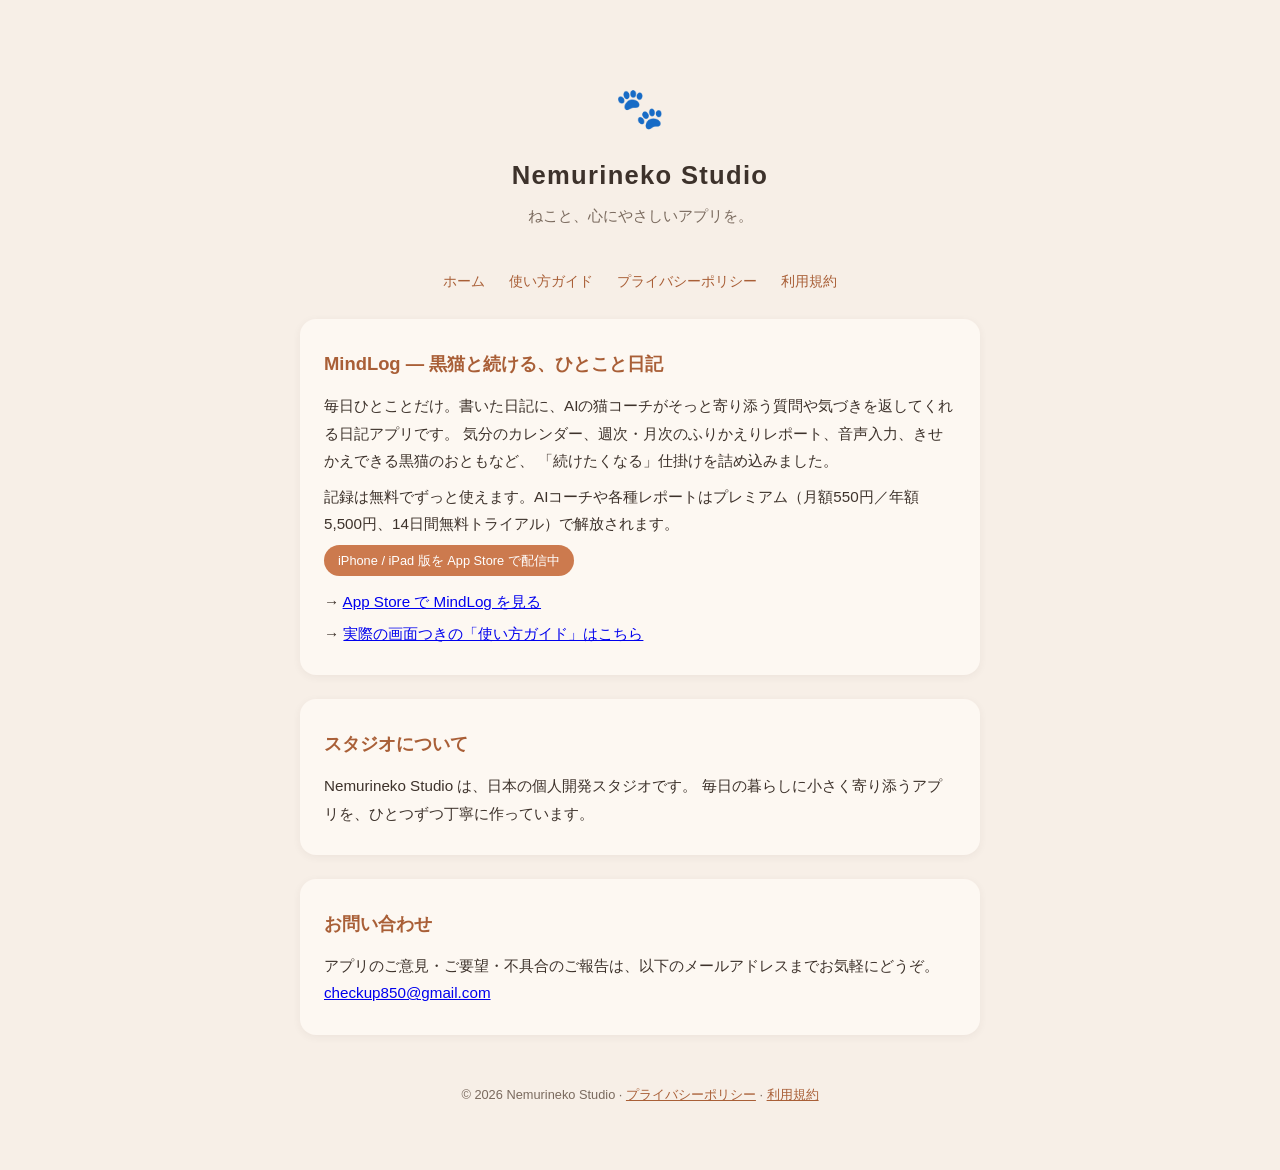
<file: index.html>
<!DOCTYPE html>
<html lang="ja">
<head>
<meta charset="UTF-8">
<meta name="viewport" content="width=device-width, initial-scale=1">
<title>Nemurineko Studio</title>
<meta name="description" content="Nemurineko Studio — 黒猫と続けるAI日記アプリ「MindLog」を開発する個人スタジオ">
<link rel="stylesheet" href="style.css">
</head>
<body>
<div class="wrap">
  <header class="site">
    <div class="paw">🐾</div>
    <h1>Nemurineko Studio</h1>
    <p class="tagline">ねこと、心にやさしいアプリを。</p>
  </header>

  <nav class="site">
    <a href="./">ホーム</a>
    <a href="guide.html">使い方ガイド</a>
    <a href="privacy.html">プライバシーポリシー</a>
    <a href="terms.html">利用規約</a>
  </nav>

  <div class="card">
    <h2>MindLog — 黒猫と続ける、ひとこと日記</h2>
    <p>
      毎日ひとことだけ。書いた日記に、AIの猫コーチがそっと寄り添う質問や気づきを返してくれる日記アプリです。
      気分のカレンダー、週次・月次のふりかえりレポート、音声入力、きせかえできる黒猫のおともなど、
      「続けたくなる」仕掛けを詰め込みました。
    </p>
    <p style="margin-top: 8px;">
      記録は無料でずっと使えます。AIコーチや各種レポートはプレミアム（月額550円／年額5,500円、14日間無料トライアル）で解放されます。
    </p>
    <span class="badge">iPhone / iPad 版を App Store で配信中</span>
    <p style="margin-top: 12px;">
      → <a href="https://apps.apple.com/jp/app/id6807148795">App Store で MindLog を見る</a>
    </p>
    <p style="margin-top: 4px;">
      → <a href="guide.html">実際の画面つきの「使い方ガイド」はこちら</a>
    </p>
  </div>

  <div class="card">
    <h2>スタジオについて</h2>
    <p>
      Nemurineko Studio は、日本の個人開発スタジオです。
      毎日の暮らしに小さく寄り添うアプリを、ひとつずつ丁寧に作っています。
    </p>
  </div>

  <div class="card">
    <h2>お問い合わせ</h2>
    <p>アプリのご意見・ご要望・不具合のご報告は、以下のメールアドレスまでお気軽にどうぞ。</p>
    <p><a href="mailto:checkup850@gmail.com">checkup850@gmail.com</a></p>
  </div>

  <footer class="site">
    <p>© 2026 Nemurineko Studio ·
      <a href="privacy.html">プライバシーポリシー</a> ·
      <a href="terms.html">利用規約</a>
    </p>
  </footer>
</div>
</body>
</html>
</file>
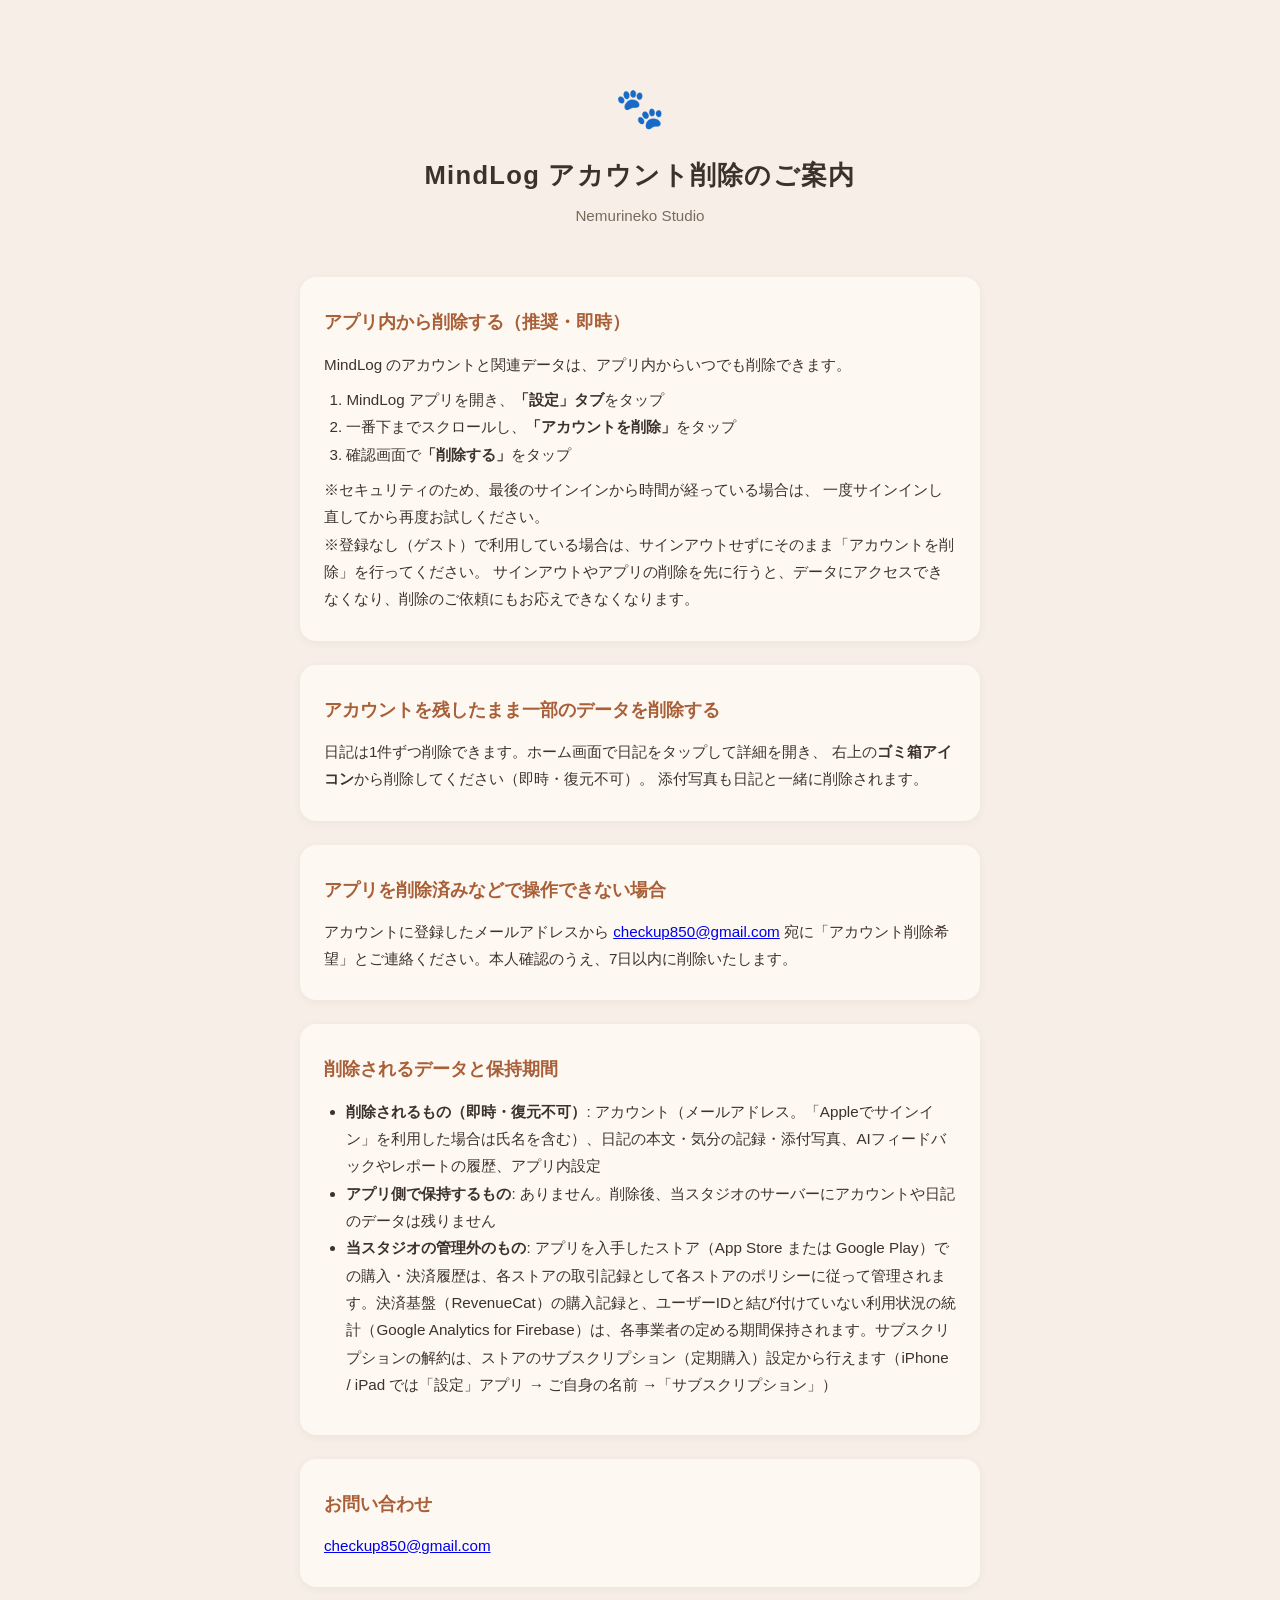
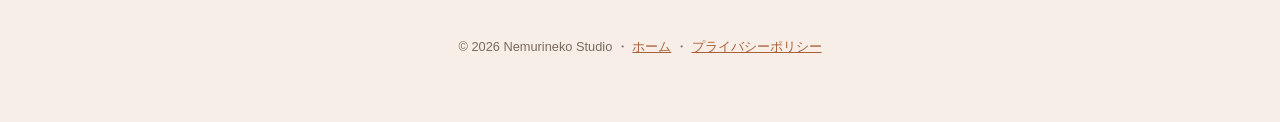
<file: account-deletion.html>
<!DOCTYPE html>
<html lang="ja">
<head>
<meta charset="UTF-8">
<meta name="viewport" content="width=device-width, initial-scale=1">
<title>アカウント削除について | MindLog - Nemurineko Studio</title>
<meta name="description" content="MindLog（Nemurineko Studio）のアカウントとデータの削除方法のご案内。">
<link rel="stylesheet" href="style.css">
</head>
<body>
<div class="wrap">
  <header class="site">
    <div class="paw">🐾</div>
    <h1>MindLog アカウント削除のご案内</h1>
    <p class="tagline">Nemurineko Studio</p>
  </header>

  <div class="card">
    <h2>アプリ内から削除する（推奨・即時）</h2>
    <p>MindLog のアカウントと関連データは、アプリ内からいつでも削除できます。</p>
    <ol>
      <li>MindLog アプリを開き、<strong>「設定」タブ</strong>をタップ</li>
      <li>一番下までスクロールし、<strong>「アカウントを削除」</strong>をタップ</li>
      <li>確認画面で<strong>「削除する」</strong>をタップ</li>
    </ol>
    <p>
      ※セキュリティのため、最後のサインインから時間が経っている場合は、
      一度サインインし直してから再度お試しください。
    </p>
    <p>
      ※登録なし（ゲスト）で利用している場合は、サインアウトせずにそのまま「アカウントを削除」を行ってください。
      サインアウトやアプリの削除を先に行うと、データにアクセスできなくなり、削除のご依頼にもお応えできなくなります。
    </p>
  </div>

  <div class="card">
    <h2>アカウントを残したまま一部のデータを削除する</h2>
    <p>
      日記は1件ずつ削除できます。ホーム画面で日記をタップして詳細を開き、
      右上の<strong>ゴミ箱アイコン</strong>から削除してください（即時・復元不可）。
      添付写真も日記と一緒に削除されます。
    </p>
  </div>

  <div class="card">
    <h2>アプリを削除済みなどで操作できない場合</h2>
    <p>
      アカウントに登録したメールアドレスから
      <a href="mailto:checkup850@gmail.com">checkup850@gmail.com</a>
      宛に「アカウント削除希望」とご連絡ください。本人確認のうえ、7日以内に削除いたします。
    </p>
  </div>

  <div class="card">
    <h2>削除されるデータと保持期間</h2>
    <ul>
      <li><strong>削除されるもの（即時・復元不可）</strong>: アカウント（メールアドレス。「Appleでサインイン」を利用した場合は氏名を含む）、日記の本文・気分の記録・添付写真、AIフィードバックやレポートの履歴、アプリ内設定</li>
      <li><strong>アプリ側で保持するもの</strong>: ありません。削除後、当スタジオのサーバーにアカウントや日記のデータは残りません</li>
      <li><strong>当スタジオの管理外のもの</strong>: アプリを入手したストア（App Store または Google Play）での購入・決済履歴は、各ストアの取引記録として各ストアのポリシーに従って管理されます。決済基盤（RevenueCat）の購入記録と、ユーザーIDと結び付けていない利用状況の統計（Google Analytics for Firebase）は、各事業者の定める期間保持されます。サブスクリプションの解約は、ストアのサブスクリプション（定期購入）設定から行えます（iPhone / iPad では「設定」アプリ → ご自身の名前 →「サブスクリプション」）</li>
    </ul>
  </div>

  <div class="card">
    <h2>お問い合わせ</h2>
    <p><a href="mailto:checkup850@gmail.com">checkup850@gmail.com</a></p>
  </div>

  <footer class="site">
    <p>© 2026 Nemurineko Studio ・ <a href="./">ホーム</a> ・ <a href="privacy.html">プライバシーポリシー</a></p>
  </footer>
</div>
</body>
</html>
</file>
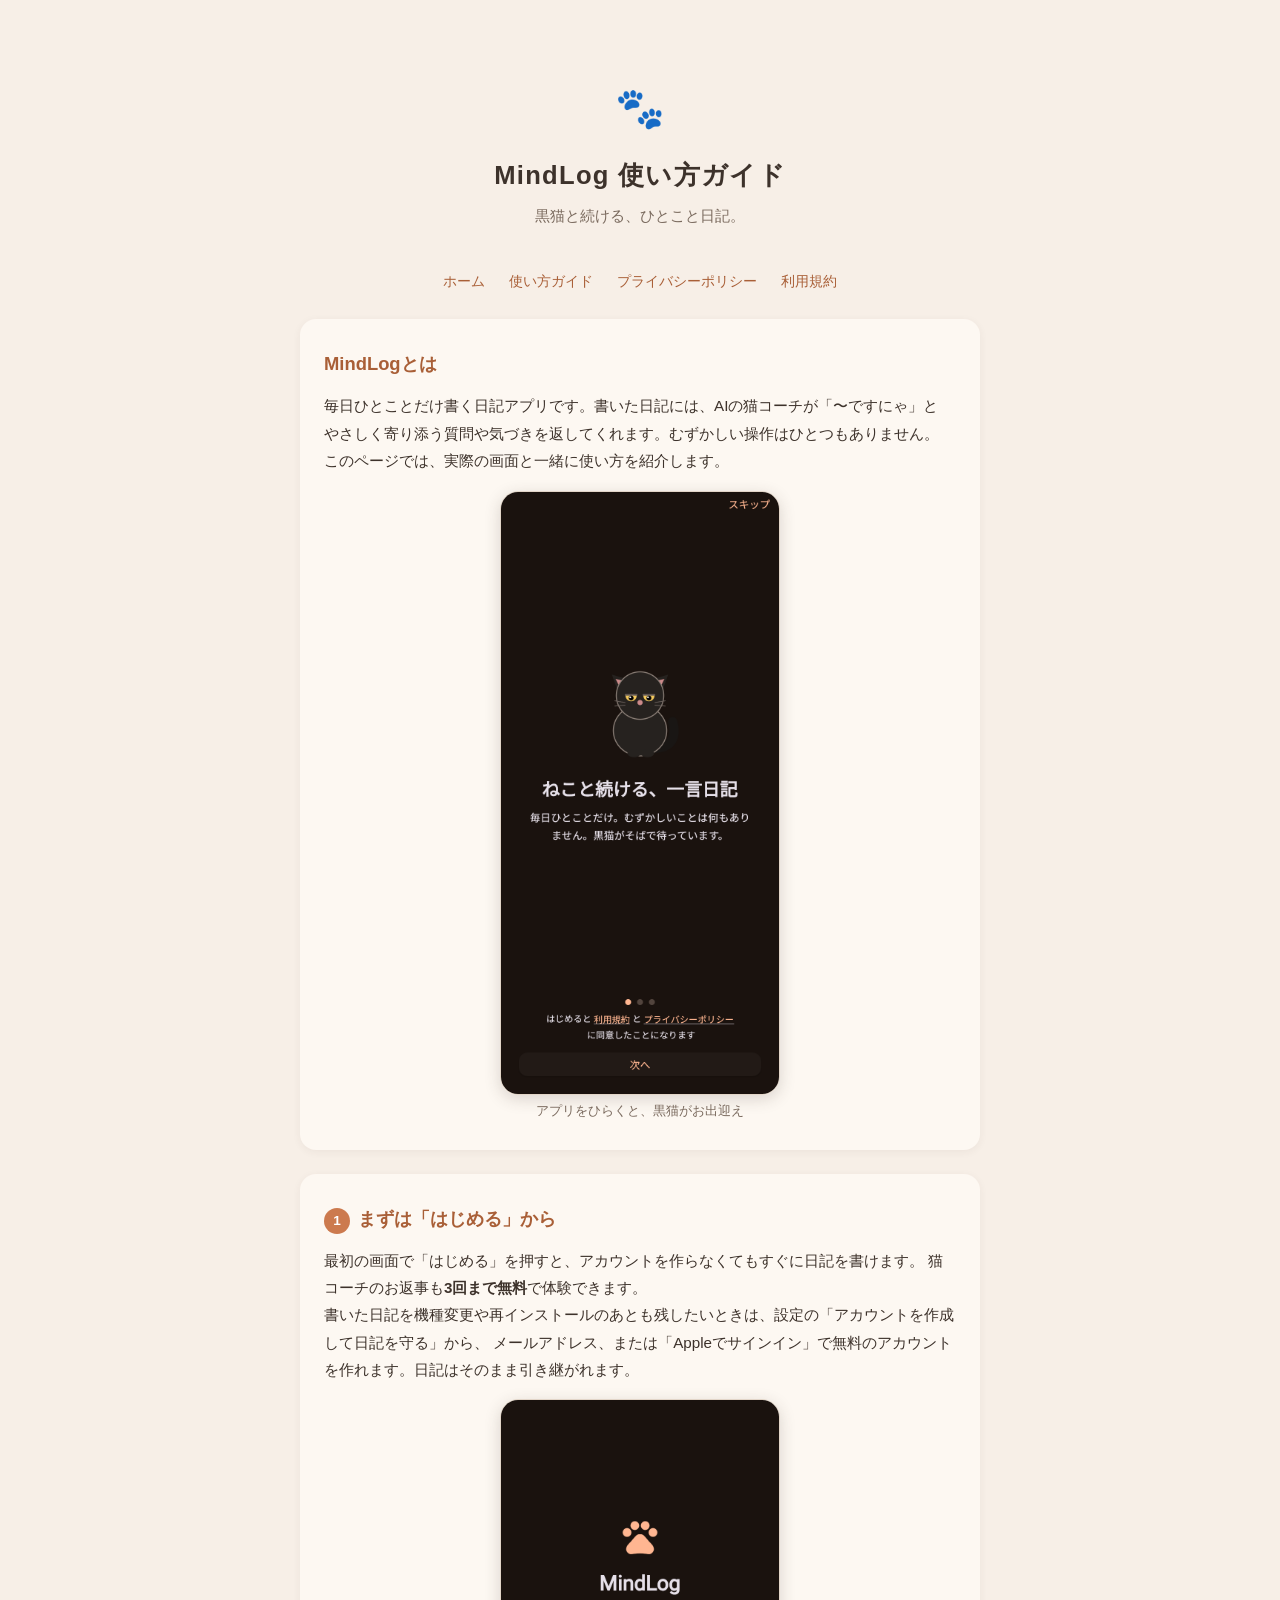
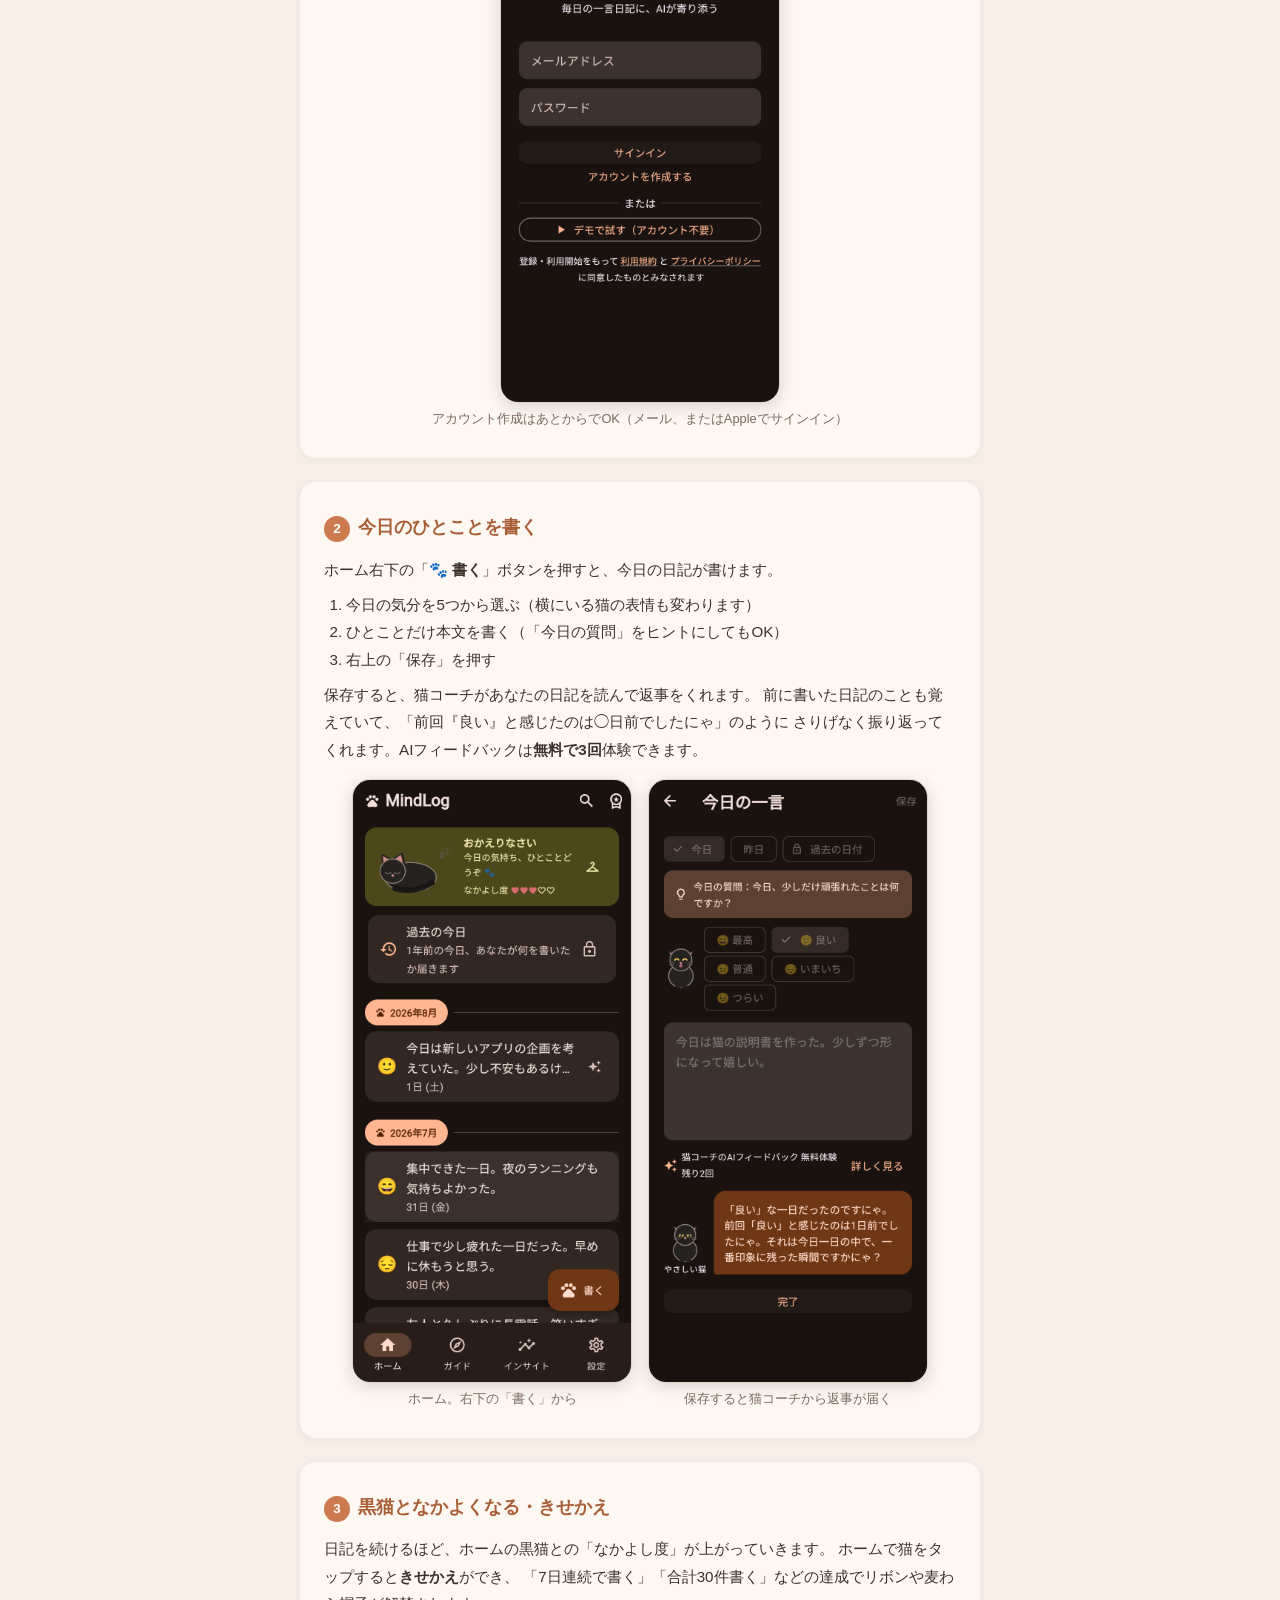
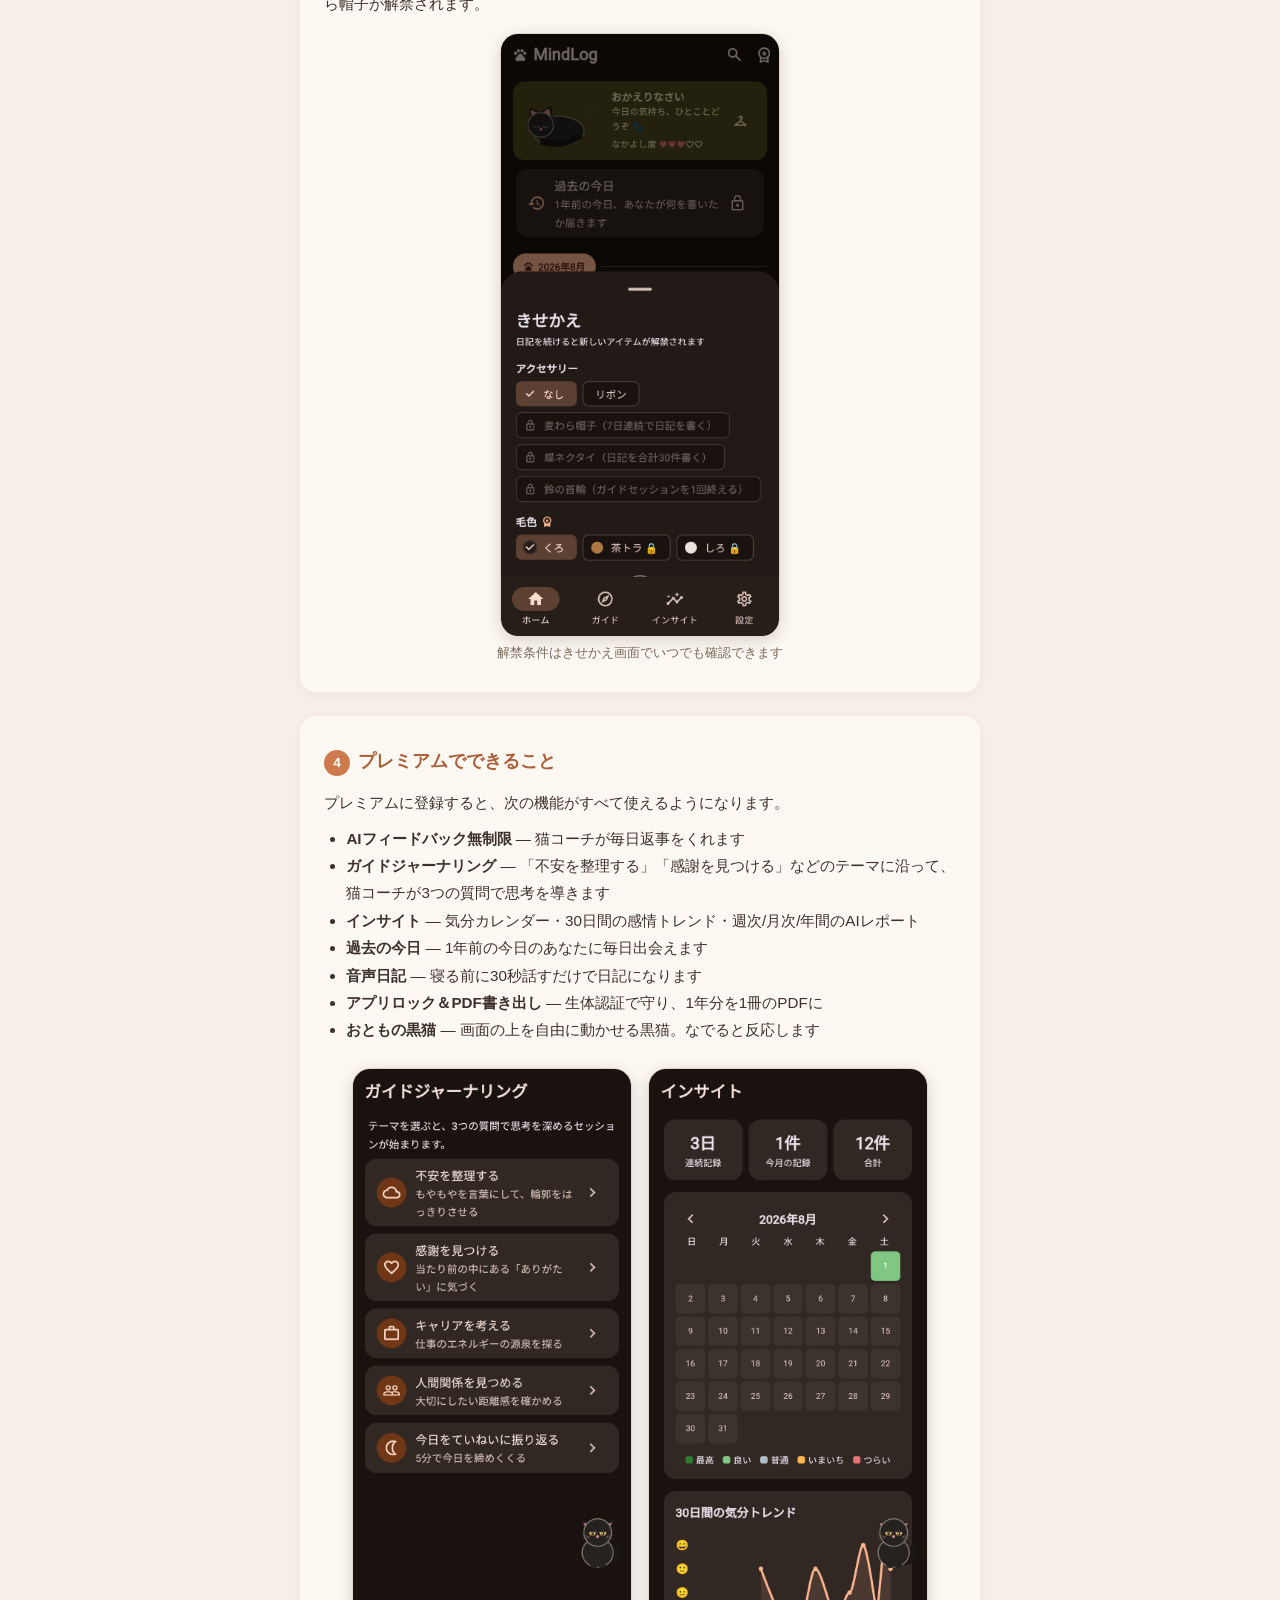
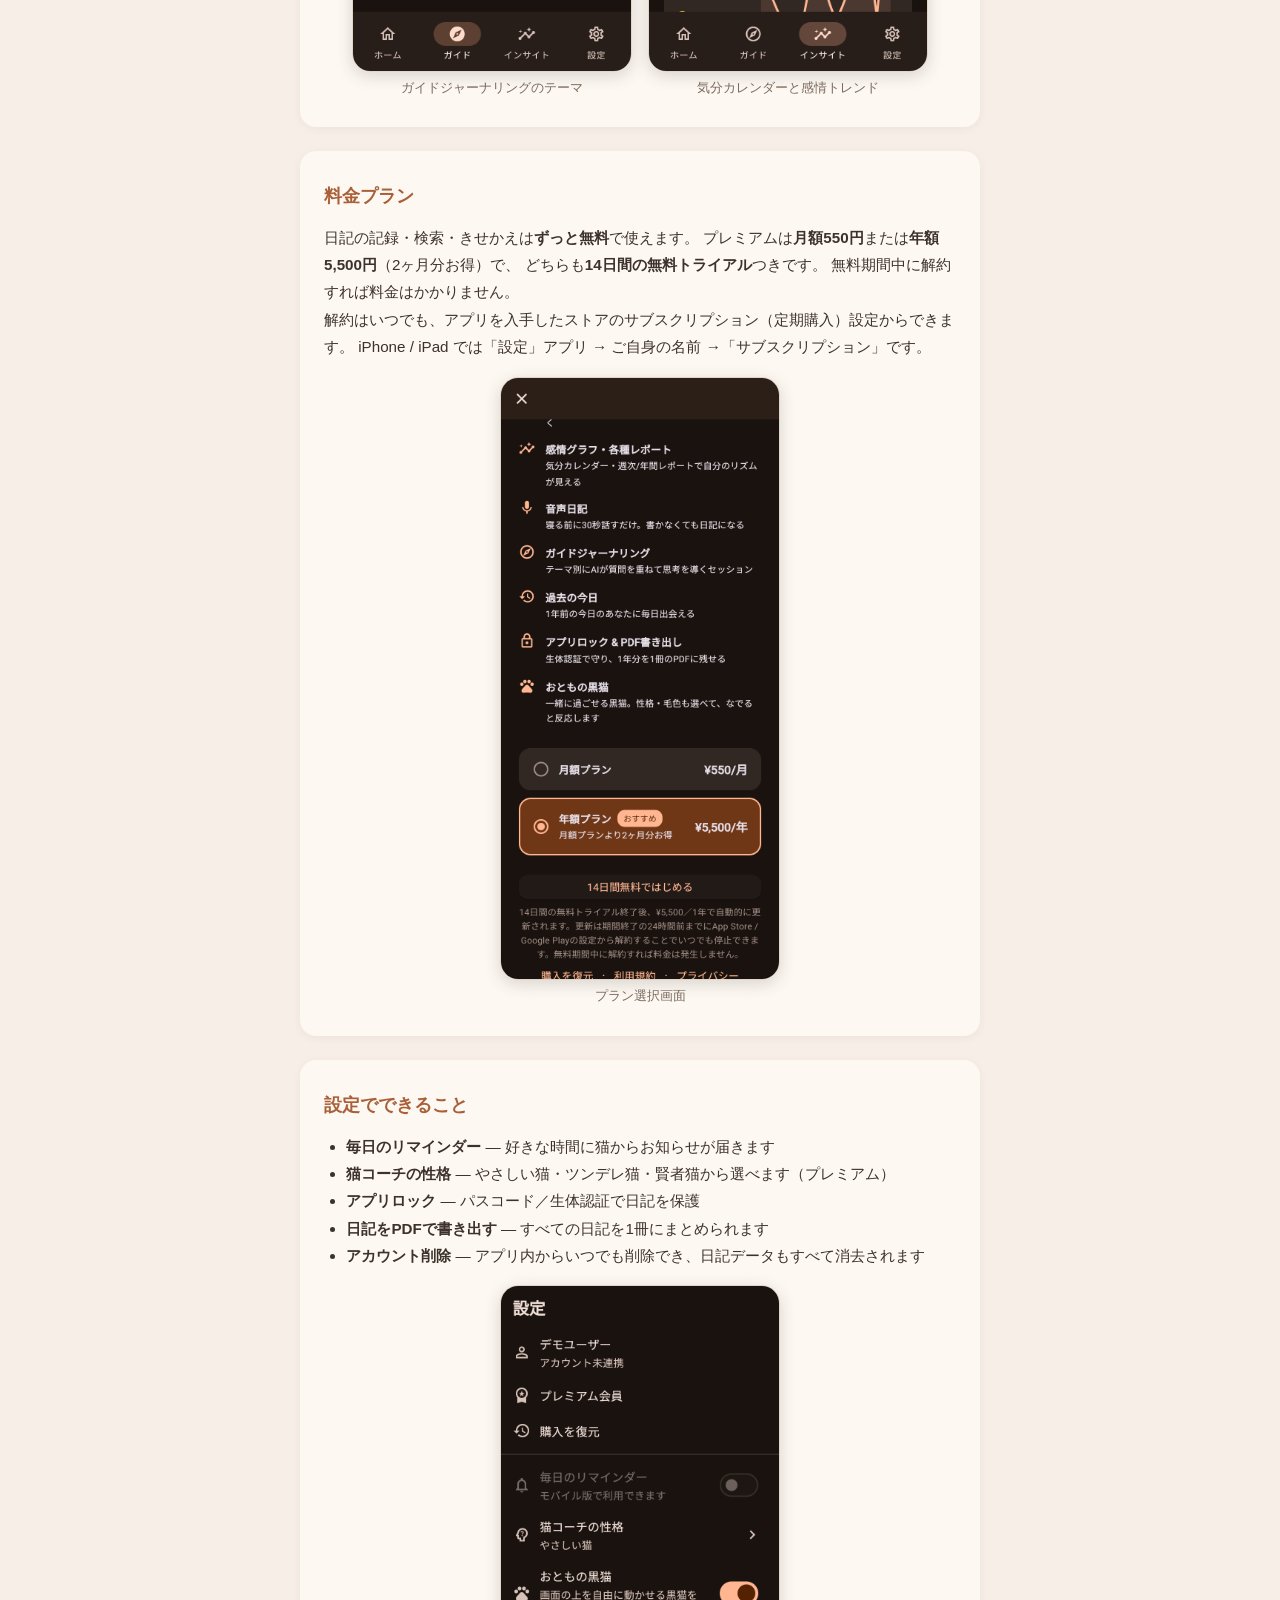
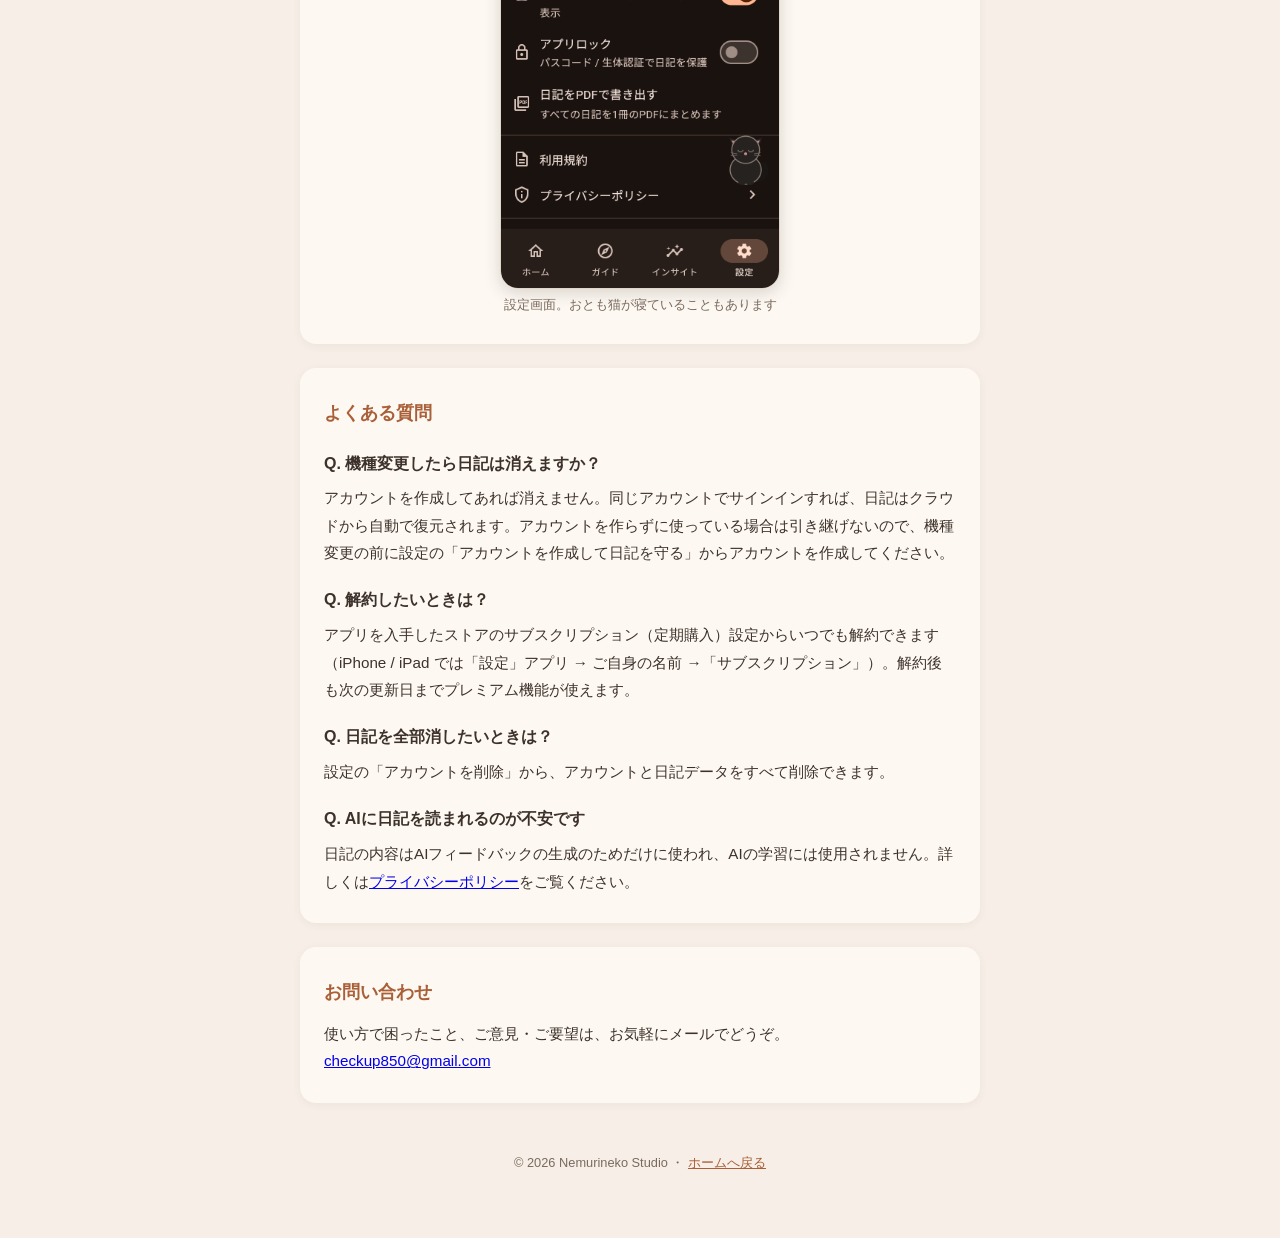
<file: guide.html>
<!DOCTYPE html>
<html lang="ja">
<head>
<meta charset="UTF-8">
<meta name="viewport" content="width=device-width, initial-scale=1">
<title>MindLog 使い方ガイド | Nemurineko Studio</title>
<meta name="description" content="黒猫と続けるAI日記アプリ「MindLog」の使い方ガイド。日記の書き方、猫コーチのAIフィードバック、きせかえ、プレミアム機能まで実際の画面つきで紹介します。">
<link rel="stylesheet" href="style.css">
</head>
<body>
<div class="wrap">
  <header class="site">
    <div class="paw">🐾</div>
    <h1>MindLog 使い方ガイド</h1>
    <p class="tagline">黒猫と続ける、ひとこと日記。</p>
  </header>

  <nav class="site">
    <a href="./">ホーム</a>
    <a href="guide.html">使い方ガイド</a>
    <a href="privacy.html">プライバシーポリシー</a>
    <a href="terms.html">利用規約</a>
  </nav>

  <div class="card">
    <h2>MindLogとは</h2>
    <p>
      毎日ひとことだけ書く日記アプリです。書いた日記には、AIの猫コーチが「〜ですにゃ」と
      やさしく寄り添う質問や気づきを返してくれます。むずかしい操作はひとつもありません。
      このページでは、実際の画面と一緒に使い方を紹介します。
    </p>
    <figure>
      <img class="shot" src="img/guide/onboarding.png" alt="MindLogのはじめての画面。黒猫が座っている" loading="lazy">
      <figcaption>アプリをひらくと、黒猫がお出迎え</figcaption>
    </figure>
  </div>

  <div class="card">
    <h2><span class="step-num">1</span>まずは「はじめる」から</h2>
    <p>
      最初の画面で「はじめる」を押すと、アカウントを作らなくてもすぐに日記を書けます。
      猫コーチのお返事も<strong>3回まで無料</strong>で体験できます。
    </p>
    <p>
      書いた日記を機種変更や再インストールのあとも残したいときは、設定の「アカウントを作成して日記を守る」から、
      メールアドレス、または「Appleでサインイン」で無料のアカウントを作れます。日記はそのまま引き継がれます。
    </p>
    <figure>
      <img class="shot" src="img/guide/signin.png" alt="アカウント作成画面" loading="lazy">
      <figcaption>アカウント作成はあとからでOK（メール、またはAppleでサインイン）</figcaption>
    </figure>
  </div>

  <div class="card">
    <h2><span class="step-num">2</span>今日のひとことを書く</h2>
    <p>
      ホーム右下の「<strong>🐾 書く</strong>」ボタンを押すと、今日の日記が書けます。
    </p>
    <ol>
      <li>今日の気分を5つから選ぶ（横にいる猫の表情も変わります）</li>
      <li>ひとことだけ本文を書く（「今日の質問」をヒントにしてもOK）</li>
      <li>右上の「保存」を押す</li>
    </ol>
    <p>
      保存すると、猫コーチがあなたの日記を読んで返事をくれます。
      前に書いた日記のことも覚えていて、「前回『良い』と感じたのは◯日前でしたにゃ」のように
      さりげなく振り返ってくれます。AIフィードバックは<strong>無料で3回</strong>体験できます。
    </p>
    <div class="shot-row">
      <figure>
        <img class="shot" src="img/guide/home.png" alt="ホーム画面。日記の一覧と書くボタン" loading="lazy">
        <figcaption>ホーム。右下の「書く」から</figcaption>
      </figure>
      <figure>
        <img class="shot" src="img/guide/ai-feedback.png" alt="日記を保存すると猫コーチからAIフィードバックが届いた画面" loading="lazy">
        <figcaption>保存すると猫コーチから返事が届く</figcaption>
      </figure>
    </div>
  </div>

  <div class="card">
    <h2><span class="step-num">3</span>黒猫となかよくなる・きせかえ</h2>
    <p>
      日記を続けるほど、ホームの黒猫との「なかよし度」が上がっていきます。
      ホームで猫をタップすると<strong>きせかえ</strong>ができ、
      「7日連続で書く」「合計30件書く」などの達成でリボンや麦わら帽子が解禁されます。
    </p>
    <figure>
      <img class="shot" src="img/guide/dressing.png" alt="きせかえ画面。アクセサリーと毛色を選べる" loading="lazy">
      <figcaption>解禁条件はきせかえ画面でいつでも確認できます</figcaption>
    </figure>
  </div>

  <div class="card">
    <h2><span class="step-num">4</span>プレミアムでできること</h2>
    <p>プレミアムに登録すると、次の機能がすべて使えるようになります。</p>
    <ul>
      <li><strong>AIフィードバック無制限</strong> — 猫コーチが毎日返事をくれます</li>
      <li><strong>ガイドジャーナリング</strong> — 「不安を整理する」「感謝を見つける」などのテーマに沿って、猫コーチが3つの質問で思考を導きます</li>
      <li><strong>インサイト</strong> — 気分カレンダー・30日間の感情トレンド・週次/月次/年間のAIレポート</li>
      <li><strong>過去の今日</strong> — 1年前の今日のあなたに毎日出会えます</li>
      <li><strong>音声日記</strong> — 寝る前に30秒話すだけで日記になります</li>
      <li><strong>アプリロック＆PDF書き出し</strong> — 生体認証で守り、1年分を1冊のPDFに</li>
      <li><strong>おともの黒猫</strong> — 画面の上を自由に動かせる黒猫。なでると反応します</li>
    </ul>
    <div class="shot-row">
      <figure>
        <img class="shot" src="img/guide/guide.png" alt="ガイドジャーナリングのテーマ一覧" loading="lazy">
        <figcaption>ガイドジャーナリングのテーマ</figcaption>
      </figure>
      <figure>
        <img class="shot" src="img/guide/insights.png" alt="インサイト画面。気分カレンダーと感情トレンド" loading="lazy">
        <figcaption>気分カレンダーと感情トレンド</figcaption>
      </figure>
    </div>
  </div>

  <div class="card">
    <h2>料金プラン</h2>
    <p>
      日記の記録・検索・きせかえは<strong>ずっと無料</strong>で使えます。
      プレミアムは<strong>月額550円</strong>または<strong>年額5,500円</strong>（2ヶ月分お得）で、
      どちらも<strong>14日間の無料トライアル</strong>つきです。
      無料期間中に解約すれば料金はかかりません。
    </p>
    <p>
      解約はいつでも、アプリを入手したストアのサブスクリプション（定期購入）設定からできます。
      iPhone / iPad では「設定」アプリ → ご自身の名前 →「サブスクリプション」です。
    </p>
    <figure>
      <img class="shot" src="img/guide/plans.png" alt="料金プランの画面。月額550円と年額5,500円" loading="lazy">
      <figcaption>プラン選択画面</figcaption>
    </figure>
  </div>

  <div class="card">
    <h2>設定でできること</h2>
    <ul>
      <li><strong>毎日のリマインダー</strong> — 好きな時間に猫からお知らせが届きます</li>
      <li><strong>猫コーチの性格</strong> — やさしい猫・ツンデレ猫・賢者猫から選べます（プレミアム）</li>
      <li><strong>アプリロック</strong> — パスコード／生体認証で日記を保護</li>
      <li><strong>日記をPDFで書き出す</strong> — すべての日記を1冊にまとめられます</li>
      <li><strong>アカウント削除</strong> — アプリ内からいつでも削除でき、日記データもすべて消去されます</li>
    </ul>
    <figure>
      <img class="shot" src="img/guide/settings.png" alt="設定画面" loading="lazy">
      <figcaption>設定画面。おとも猫が寝ていることもあります</figcaption>
    </figure>
  </div>

  <div class="card">
    <h2>よくある質問</h2>
    <h3>Q. 機種変更したら日記は消えますか？</h3>
    <p>アカウントを作成してあれば消えません。同じアカウントでサインインすれば、日記はクラウドから自動で復元されます。アカウントを作らずに使っている場合は引き継げないので、機種変更の前に設定の「アカウントを作成して日記を守る」からアカウントを作成してください。</p>
    <h3>Q. 解約したいときは？</h3>
    <p>アプリを入手したストアのサブスクリプション（定期購入）設定からいつでも解約できます（iPhone / iPad では「設定」アプリ → ご自身の名前 →「サブスクリプション」）。解約後も次の更新日までプレミアム機能が使えます。</p>
    <h3>Q. 日記を全部消したいときは？</h3>
    <p>設定の「アカウントを削除」から、アカウントと日記データをすべて削除できます。</p>
    <h3>Q. AIに日記を読まれるのが不安です</h3>
    <p>日記の内容はAIフィードバックの生成のためだけに使われ、AIの学習には使用されません。詳しくは<a href="privacy.html">プライバシーポリシー</a>をご覧ください。</p>
  </div>

  <div class="card">
    <h2>お問い合わせ</h2>
    <p>使い方で困ったこと、ご意見・ご要望は、お気軽にメールでどうぞ。</p>
    <p><a href="mailto:checkup850@gmail.com">checkup850@gmail.com</a></p>
  </div>

  <footer class="site">
    <p>© 2026 Nemurineko Studio ・ <a href="./">ホームへ戻る</a></p>
  </footer>
</div>
</body>
</html>
</file>
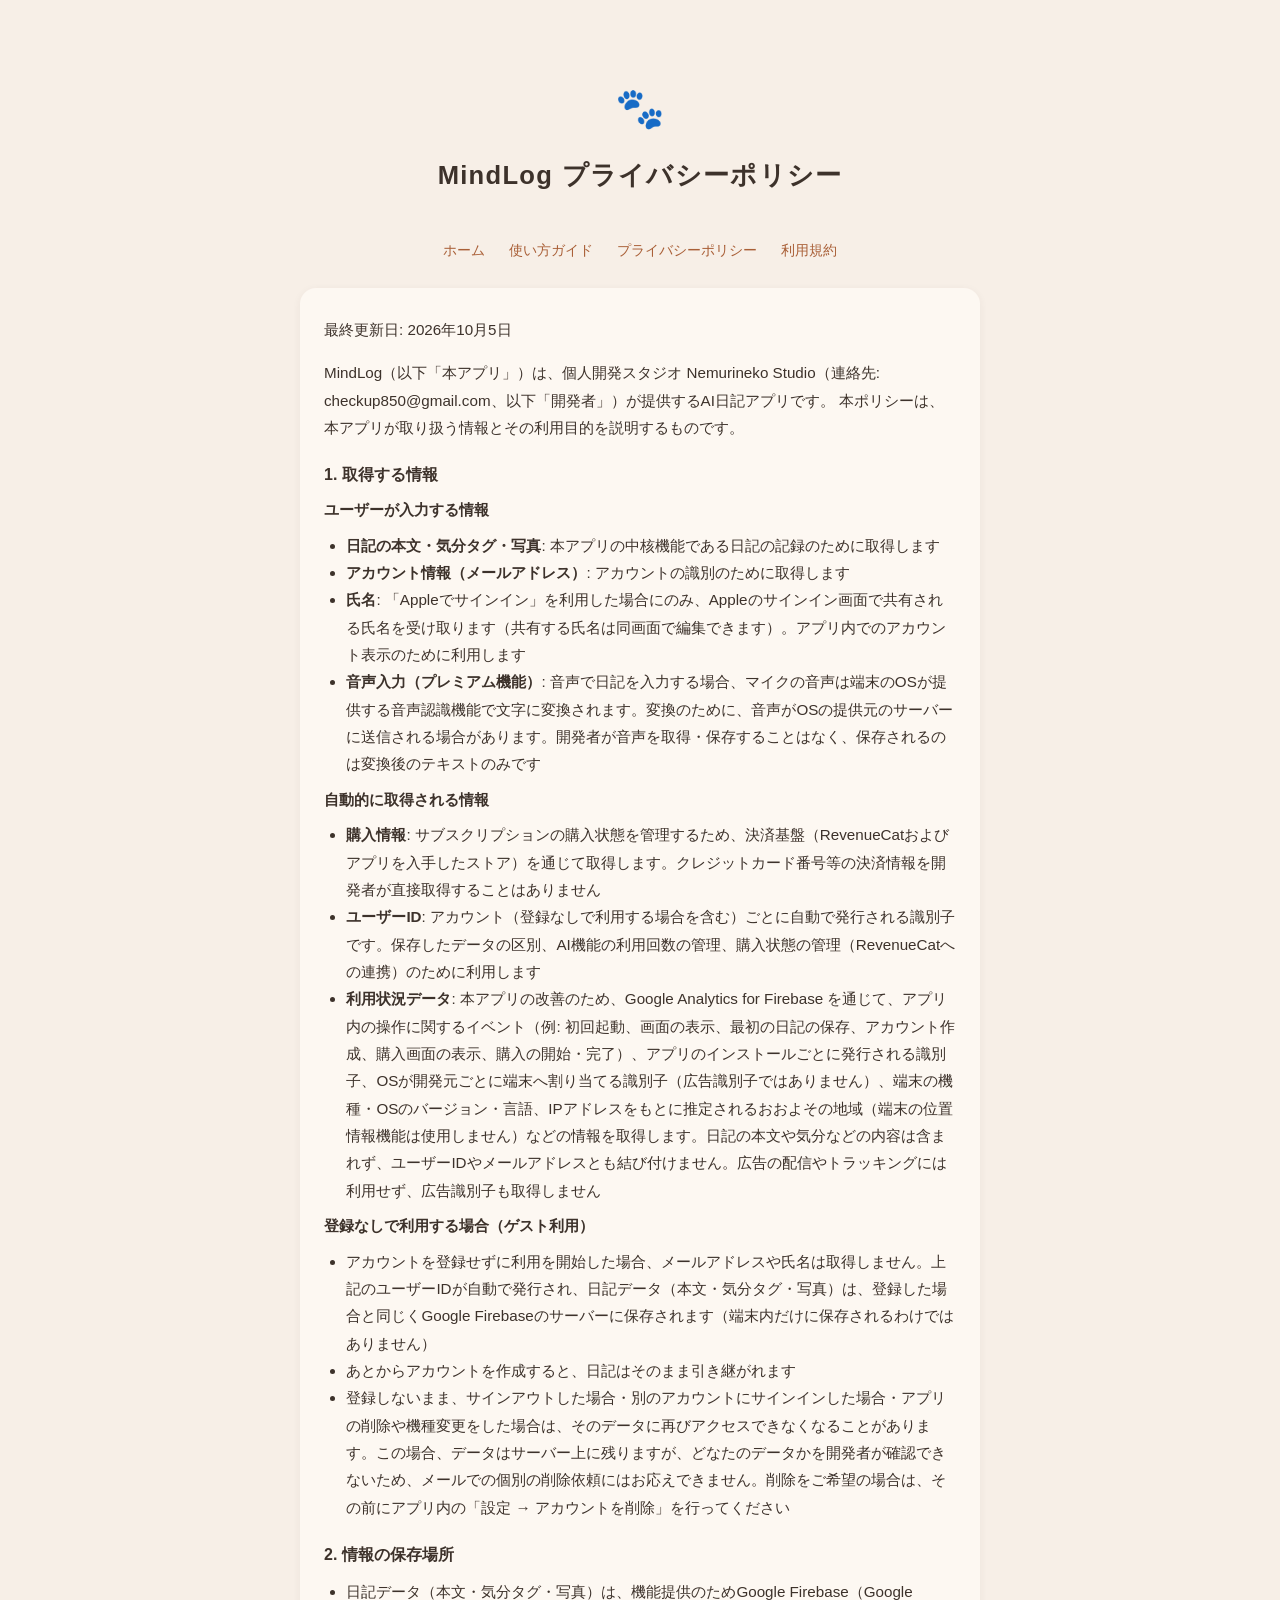
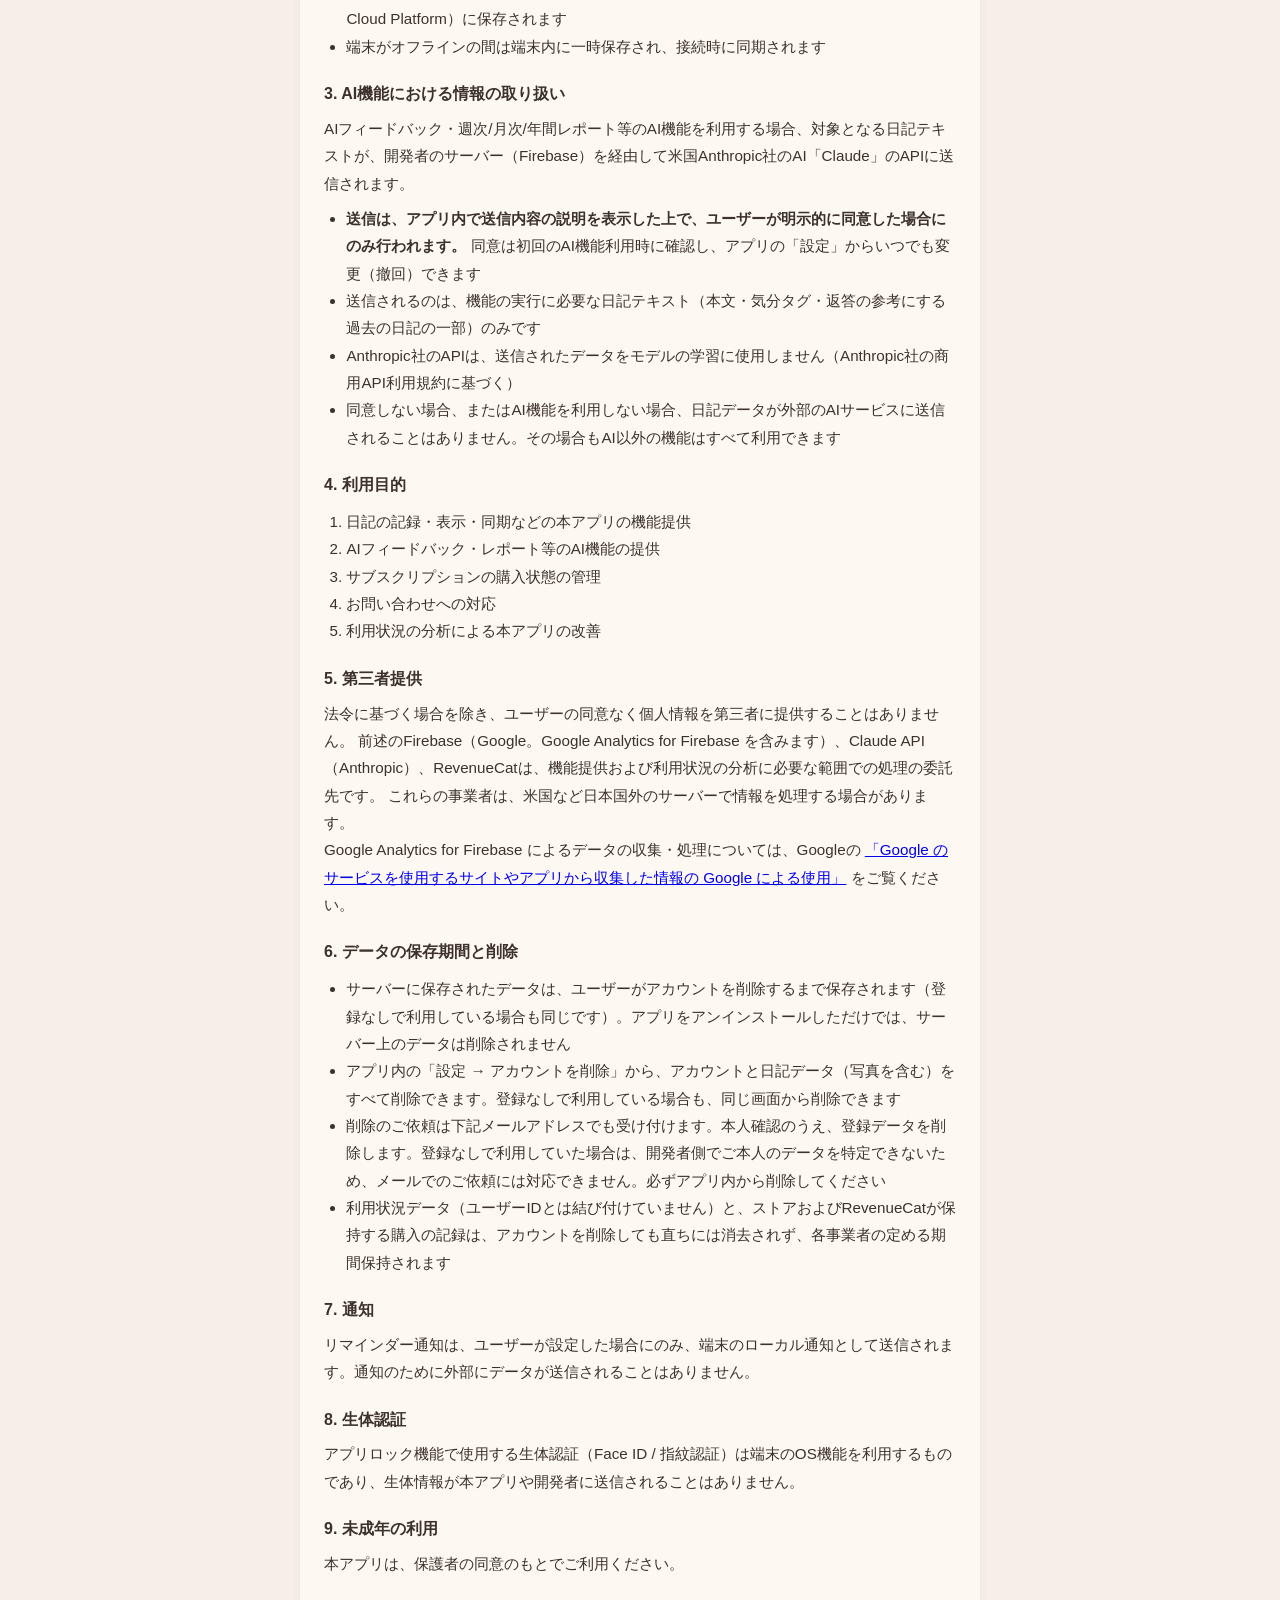
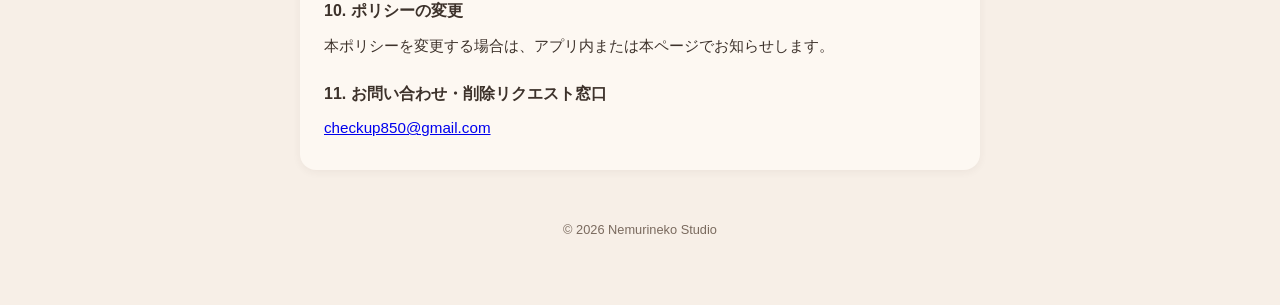
<file: privacy.html>
<!DOCTYPE html>
<html lang="ja">
<head>
<meta charset="UTF-8">
<meta name="viewport" content="width=device-width, initial-scale=1">
<title>プライバシーポリシー | Nemurineko Studio</title>
<link rel="stylesheet" href="style.css">
</head>
<body>
<div class="wrap">
  <header class="site">
    <div class="paw">🐾</div>
    <h1>MindLog プライバシーポリシー</h1>
  </header>

  <nav class="site">
    <a href="./">ホーム</a>
    <a href="guide.html">使い方ガイド</a>
    <a href="privacy.html">プライバシーポリシー</a>
    <a href="terms.html">利用規約</a>
  </nav>

  <div class="card">
    <p class="updated">最終更新日: 2026年10月5日</p>
    <p>
      MindLog（以下「本アプリ」）は、個人開発スタジオ Nemurineko Studio（連絡先:
      checkup850@gmail.com、以下「開発者」）が提供するAI日記アプリです。
      本ポリシーは、本アプリが取り扱う情報とその利用目的を説明するものです。
    </p>

    <h3>1. 取得する情報</h3>
    <p><strong>ユーザーが入力する情報</strong></p>
    <ul>
      <li><strong>日記の本文・気分タグ・写真</strong>: 本アプリの中核機能である日記の記録のために取得します</li>
      <li><strong>アカウント情報（メールアドレス）</strong>: アカウントの識別のために取得します</li>
      <li><strong>氏名</strong>: 「Appleでサインイン」を利用した場合にのみ、Appleのサインイン画面で共有される氏名を受け取ります（共有する氏名は同画面で編集できます）。アプリ内でのアカウント表示のために利用します</li>
      <li><strong>音声入力（プレミアム機能）</strong>: 音声で日記を入力する場合、マイクの音声は端末のOSが提供する音声認識機能で文字に変換されます。変換のために、音声がOSの提供元のサーバーに送信される場合があります。開発者が音声を取得・保存することはなく、保存されるのは変換後のテキストのみです</li>
    </ul>
    <p><strong>自動的に取得される情報</strong></p>
    <ul>
      <li><strong>購入情報</strong>: サブスクリプションの購入状態を管理するため、決済基盤（RevenueCatおよびアプリを入手したストア）を通じて取得します。クレジットカード番号等の決済情報を開発者が直接取得することはありません</li>
      <li><strong>ユーザーID</strong>: アカウント（登録なしで利用する場合を含む）ごとに自動で発行される識別子です。保存したデータの区別、AI機能の利用回数の管理、購入状態の管理（RevenueCatへの連携）のために利用します</li>
      <li><strong>利用状況データ</strong>: 本アプリの改善のため、Google Analytics for Firebase を通じて、アプリ内の操作に関するイベント（例: 初回起動、画面の表示、最初の日記の保存、アカウント作成、購入画面の表示、購入の開始・完了）、アプリのインストールごとに発行される識別子、OSが開発元ごとに端末へ割り当てる識別子（広告識別子ではありません）、端末の機種・OSのバージョン・言語、IPアドレスをもとに推定されるおおよその地域（端末の位置情報機能は使用しません）などの情報を取得します。日記の本文や気分などの内容は含まれず、ユーザーIDやメールアドレスとも結び付けません。広告の配信やトラッキングには利用せず、広告識別子も取得しません</li>
    </ul>
    <p><strong>登録なしで利用する場合（ゲスト利用）</strong></p>
    <ul>
      <li>アカウントを登録せずに利用を開始した場合、メールアドレスや氏名は取得しません。上記のユーザーIDが自動で発行され、日記データ（本文・気分タグ・写真）は、登録した場合と同じくGoogle Firebaseのサーバーに保存されます（端末内だけに保存されるわけではありません）</li>
      <li>あとからアカウントを作成すると、日記はそのまま引き継がれます</li>
      <li>登録しないまま、サインアウトした場合・別のアカウントにサインインした場合・アプリの削除や機種変更をした場合は、そのデータに再びアクセスできなくなることがあります。この場合、データはサーバー上に残りますが、どなたのデータかを開発者が確認できないため、メールでの個別の削除依頼にはお応えできません。削除をご希望の場合は、その前にアプリ内の「設定 → アカウントを削除」を行ってください</li>
    </ul>

    <h3>2. 情報の保存場所</h3>
    <ul>
      <li>日記データ（本文・気分タグ・写真）は、機能提供のためGoogle Firebase（Google Cloud Platform）に保存されます</li>
      <li>端末がオフラインの間は端末内に一時保存され、接続時に同期されます</li>
    </ul>

    <h3>3. AI機能における情報の取り扱い</h3>
    <p>AIフィードバック・週次/月次/年間レポート等のAI機能を利用する場合、対象となる日記テキストが、開発者のサーバー（Firebase）を経由して米国Anthropic社のAI「Claude」のAPIに送信されます。</p>
    <ul>
      <li><strong>送信は、アプリ内で送信内容の説明を表示した上で、ユーザーが明示的に同意した場合にのみ行われます。</strong> 同意は初回のAI機能利用時に確認し、アプリの「設定」からいつでも変更（撤回）できます</li>
      <li>送信されるのは、機能の実行に必要な日記テキスト（本文・気分タグ・返答の参考にする過去の日記の一部）のみです</li>
      <li>Anthropic社のAPIは、送信されたデータをモデルの学習に使用しません（Anthropic社の商用API利用規約に基づく）</li>
      <li>同意しない場合、またはAI機能を利用しない場合、日記データが外部のAIサービスに送信されることはありません。その場合もAI以外の機能はすべて利用できます</li>
    </ul>

    <h3>4. 利用目的</h3>
    <ol>
      <li>日記の記録・表示・同期などの本アプリの機能提供</li>
      <li>AIフィードバック・レポート等のAI機能の提供</li>
      <li>サブスクリプションの購入状態の管理</li>
      <li>お問い合わせへの対応</li>
      <li>利用状況の分析による本アプリの改善</li>
    </ol>

    <h3>5. 第三者提供</h3>
    <p>
      法令に基づく場合を除き、ユーザーの同意なく個人情報を第三者に提供することはありません。
      前述のFirebase（Google。Google Analytics for Firebase を含みます）、Claude API（Anthropic）、RevenueCatは、機能提供および利用状況の分析に必要な範囲での処理の委託先です。
      これらの事業者は、米国など日本国外のサーバーで情報を処理する場合があります。
    </p>
    <p>
      Google Analytics for Firebase によるデータの収集・処理については、Googleの
      <a href="https://policies.google.com/technologies/partner-sites?hl=ja">「Google のサービスを使用するサイトやアプリから収集した情報の Google による使用」</a>
      をご覧ください。
    </p>

    <h3>6. データの保存期間と削除</h3>
    <ul>
      <li>サーバーに保存されたデータは、ユーザーがアカウントを削除するまで保存されます（登録なしで利用している場合も同じです）。アプリをアンインストールしただけでは、サーバー上のデータは削除されません</li>
      <li>アプリ内の「設定 → アカウントを削除」から、アカウントと日記データ（写真を含む）をすべて削除できます。登録なしで利用している場合も、同じ画面から削除できます</li>
      <li>削除のご依頼は下記メールアドレスでも受け付けます。本人確認のうえ、登録データを削除します。登録なしで利用していた場合は、開発者側でご本人のデータを特定できないため、メールでのご依頼には対応できません。必ずアプリ内から削除してください</li>
      <li>利用状況データ（ユーザーIDとは結び付けていません）と、ストアおよびRevenueCatが保持する購入の記録は、アカウントを削除しても直ちには消去されず、各事業者の定める期間保持されます</li>
    </ul>

    <h3>7. 通知</h3>
    <p>リマインダー通知は、ユーザーが設定した場合にのみ、端末のローカル通知として送信されます。通知のために外部にデータが送信されることはありません。</p>

    <h3>8. 生体認証</h3>
    <p>アプリロック機能で使用する生体認証（Face ID / 指紋認証）は端末のOS機能を利用するものであり、生体情報が本アプリや開発者に送信されることはありません。</p>

    <h3>9. 未成年の利用</h3>
    <p>本アプリは、保護者の同意のもとでご利用ください。</p>

    <h3>10. ポリシーの変更</h3>
    <p>本ポリシーを変更する場合は、アプリ内または本ページでお知らせします。</p>

    <h3>11. お問い合わせ・削除リクエスト窓口</h3>
    <p><a href="mailto:checkup850@gmail.com">checkup850@gmail.com</a></p>
  </div>

  <footer class="site">
    <p>© 2026 Nemurineko Studio</p>
  </footer>
</div>
</body>
</html>
</file>
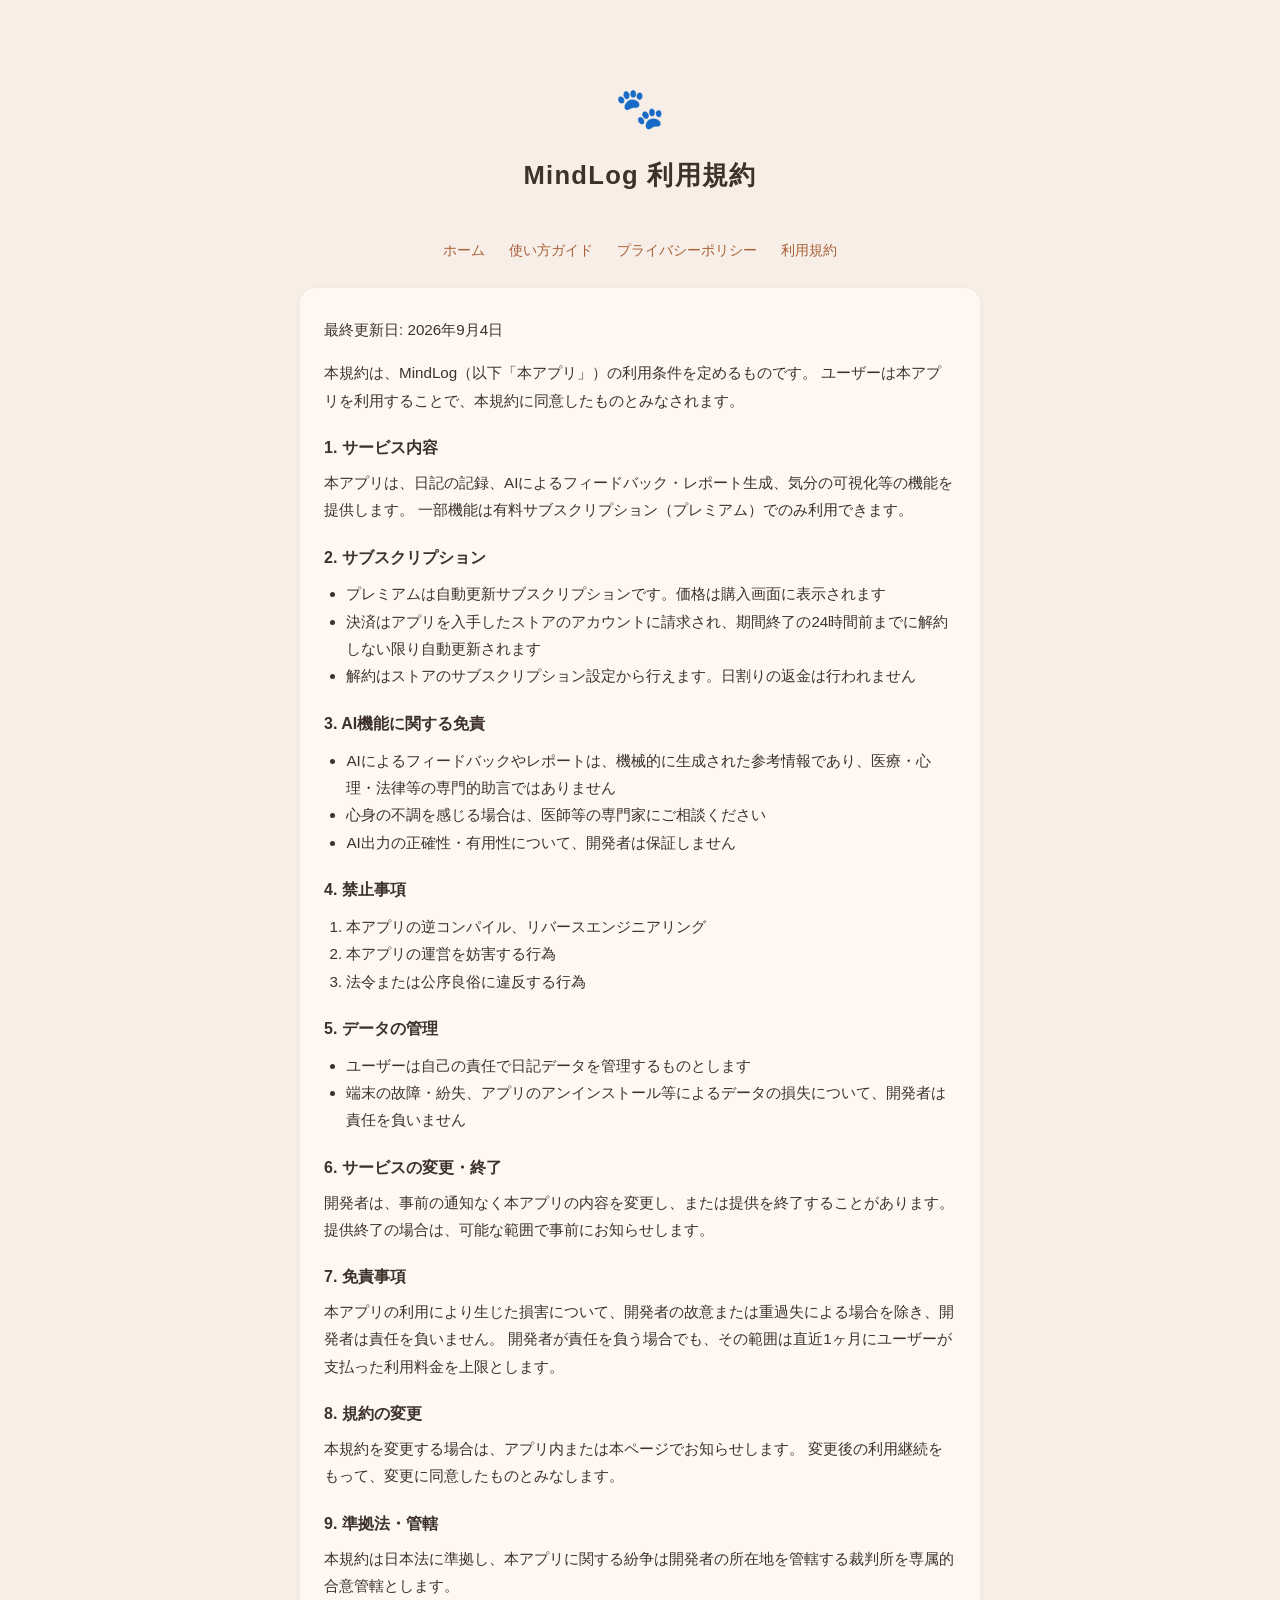
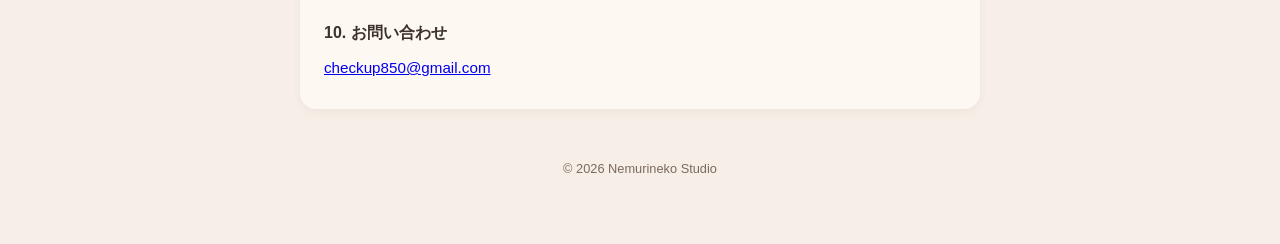
<file: terms.html>
<!DOCTYPE html>
<html lang="ja">
<head>
<meta charset="UTF-8">
<meta name="viewport" content="width=device-width, initial-scale=1">
<title>利用規約 | Nemurineko Studio</title>
<link rel="stylesheet" href="style.css">
</head>
<body>
<div class="wrap">
  <header class="site">
    <div class="paw">🐾</div>
    <h1>MindLog 利用規約</h1>
  </header>

  <nav class="site">
    <a href="./">ホーム</a>
    <a href="guide.html">使い方ガイド</a>
    <a href="privacy.html">プライバシーポリシー</a>
    <a href="terms.html">利用規約</a>
  </nav>

  <div class="card">
    <p class="updated">最終更新日: 2026年9月4日</p>
    <p>
      本規約は、MindLog（以下「本アプリ」）の利用条件を定めるものです。
      ユーザーは本アプリを利用することで、本規約に同意したものとみなされます。
    </p>

    <h3>1. サービス内容</h3>
    <p>
      本アプリは、日記の記録、AIによるフィードバック・レポート生成、気分の可視化等の機能を提供します。
      一部機能は有料サブスクリプション（プレミアム）でのみ利用できます。
    </p>

    <h3>2. サブスクリプション</h3>
    <ul>
      <li>プレミアムは自動更新サブスクリプションです。価格は購入画面に表示されます</li>
      <li>決済はアプリを入手したストアのアカウントに請求され、期間終了の24時間前までに解約しない限り自動更新されます</li>
      <li>解約はストアのサブスクリプション設定から行えます。日割りの返金は行われません</li>
    </ul>

    <h3>3. AI機能に関する免責</h3>
    <ul>
      <li>AIによるフィードバックやレポートは、機械的に生成された参考情報であり、医療・心理・法律等の専門的助言ではありません</li>
      <li>心身の不調を感じる場合は、医師等の専門家にご相談ください</li>
      <li>AI出力の正確性・有用性について、開発者は保証しません</li>
    </ul>

    <h3>4. 禁止事項</h3>
    <ol>
      <li>本アプリの逆コンパイル、リバースエンジニアリング</li>
      <li>本アプリの運営を妨害する行為</li>
      <li>法令または公序良俗に違反する行為</li>
    </ol>

    <h3>5. データの管理</h3>
    <ul>
      <li>ユーザーは自己の責任で日記データを管理するものとします</li>
      <li>端末の故障・紛失、アプリのアンインストール等によるデータの損失について、開発者は責任を負いません</li>
    </ul>

    <h3>6. サービスの変更・終了</h3>
    <p>
      開発者は、事前の通知なく本アプリの内容を変更し、または提供を終了することがあります。
      提供終了の場合は、可能な範囲で事前にお知らせします。
    </p>

    <h3>7. 免責事項</h3>
    <p>
      本アプリの利用により生じた損害について、開発者の故意または重過失による場合を除き、開発者は責任を負いません。
      開発者が責任を負う場合でも、その範囲は直近1ヶ月にユーザーが支払った利用料金を上限とします。
    </p>

    <h3>8. 規約の変更</h3>
    <p>
      本規約を変更する場合は、アプリ内または本ページでお知らせします。
      変更後の利用継続をもって、変更に同意したものとみなします。
    </p>

    <h3>9. 準拠法・管轄</h3>
    <p>本規約は日本法に準拠し、本アプリに関する紛争は開発者の所在地を管轄する裁判所を専属的合意管轄とします。</p>

    <h3>10. お問い合わせ</h3>
    <p><a href="mailto:checkup850@gmail.com">checkup850@gmail.com</a></p>
  </div>

  <footer class="site">
    <p>© 2026 Nemurineko Studio</p>
  </footer>
</div>
</body>
</html>
</file>
<file: style.css>
:root {
  --bg: #f7efe7;
  --card: #fdf8f2;
  --ink: #3d322b;
  --sub: #7a6a5e;
  --accent: #cc7a4e;
  --accent-dark: #a95f37;
}
* { margin: 0; padding: 0; box-sizing: border-box; }
body {
  font-family: "Hiragino Kaku Gothic ProN", "Hiragino Sans", "Noto Sans JP", "Yu Gothic", sans-serif;
  background: var(--bg);
  color: var(--ink);
  line-height: 1.8;
}
.wrap { max-width: 720px; margin: 0 auto; padding: 32px 20px 64px; }
header.site { text-align: center; padding: 40px 0 24px; }
header.site .paw { font-size: 40px; }
header.site h1 { font-size: 1.6rem; letter-spacing: 0.05em; margin-top: 8px; }
header.site p.tagline { color: var(--sub); font-size: 0.95rem; margin-top: 4px; }
nav.site { text-align: center; margin: 16px 0 8px; font-size: 0.9rem; }
nav.site a { color: var(--accent-dark); text-decoration: none; margin: 0 10px; }
nav.site a:hover { text-decoration: underline; }
.card {
  background: var(--card);
  border-radius: 16px;
  padding: 28px 24px;
  margin-top: 24px;
  box-shadow: 0 2px 8px rgba(61, 50, 43, 0.06);
}
.card h2 { font-size: 1.15rem; margin-bottom: 12px; color: var(--accent-dark); }
.card h3 { font-size: 1rem; margin: 20px 0 6px; }
.card p, .card li { font-size: 0.95rem; color: var(--ink); }
.card ul, .card ol { padding-left: 1.4em; margin: 8px 0; }
.card table { border-collapse: collapse; width: 100%; margin: 12px 0; font-size: 0.9rem; }
.card th, .card td { border: 1px solid #e2d5c8; padding: 8px 10px; text-align: left; }
.card th { background: #f1e5d8; }
.updated { color: var(--sub); font-size: 0.85rem; margin-bottom: 16px; }
footer.site { text-align: center; color: var(--sub); font-size: 0.8rem; margin-top: 48px; }
footer.site a { color: var(--accent-dark); }
.badge {
  display: inline-block; background: var(--accent); color: #fff;
  border-radius: 999px; padding: 4px 14px; font-size: 0.8rem; margin-top: 8px;
}
.shot {
  display: block; width: 100%; max-width: 280px; margin: 16px auto 4px;
  border-radius: 18px; box-shadow: 0 4px 16px rgba(61, 50, 43, 0.18);
  border: 1px solid #e2d5c8;
}
.shot-row { display: flex; flex-wrap: wrap; gap: 16px; justify-content: center; }
.shot-row figure { flex: 1 1 220px; max-width: 280px; margin: 0; }
.shot-row .shot { max-width: 100%; margin: 16px 0 4px; }
figcaption { text-align: center; color: var(--sub); font-size: 0.8rem; }
.step-num {
  display: inline-block; background: var(--accent); color: #fff; font-weight: bold;
  border-radius: 50%; width: 26px; height: 26px; line-height: 26px;
  text-align: center; margin-right: 8px; font-size: 0.85rem;
}
</file>
